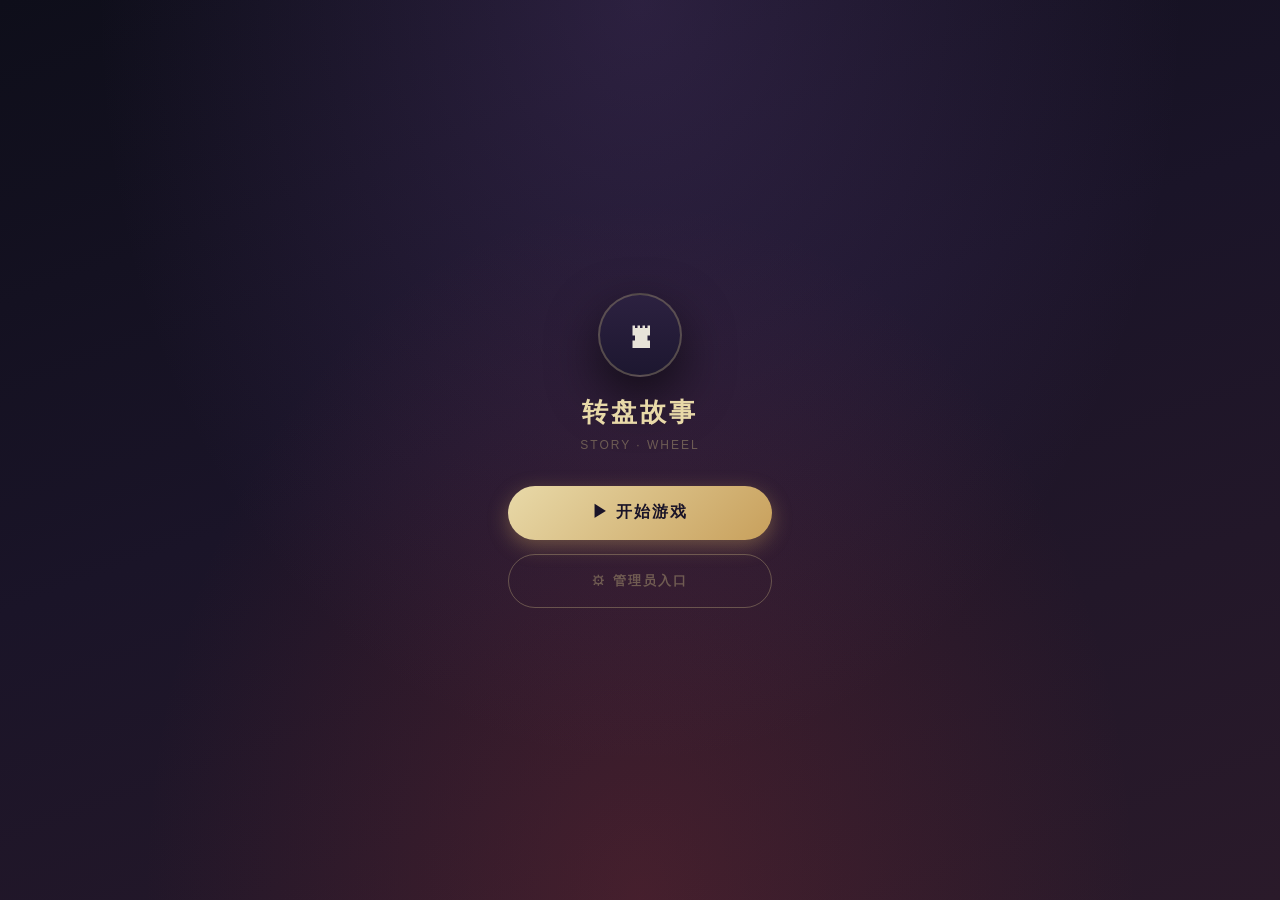
<file: index.html>
<!DOCTYPE html>
<html lang="zh-CN">
<head>
  <meta charset="UTF-8" />
  <meta name="viewport" content="width=device-width, initial-scale=1.0, maximum-scale=1.0, user-scalable=no, viewport-fit=cover" />
  <meta name="apple-mobile-web-app-capable" content="yes" />
  <meta name="apple-mobile-web-app-status-bar-style" content="black-translucent" />
  <meta name="theme-color" content="#1a1428" />
  <title>转盘故事 · STORY WHEEL</title>
  <link rel="stylesheet" href="css/play.css?v=20260905c" />
  <script src="js/core/Config.js?v=20260905c"></script>
  <script src="js/core/Storage.js?v=20260905c"></script>
  <style>
    body {
      margin: 0;
      min-height: 100vh;
      min-height: -webkit-fill-available;
      background: var(--page-bg);
      display: flex;
      align-items: center;
      justify-content: center;
      font-family: inherit;
    }
    .home-card {
      text-align: center;
      padding: 40px 28px;
      max-width: 320px;
      width: calc(100% - 48px);
    }
    .home-logo {
      width: 84px;
      height: 84px;
      margin: 0 auto 18px;
      border-radius: 50%;
      border: 2px solid var(--modal-border);
      background: var(--modal-bg);
      display: flex;
      align-items: center;
      justify-content: center;
      font-size: 40px;
      box-shadow: var(--wheel-shadow);
    }
    .home-title {
      font-size: 26px;
      font-weight: 700;
      letter-spacing: 3px;
      color: var(--text-title);
      margin: 0 0 8px;
    }
    .home-sub {
      font-size: 12px;
      letter-spacing: 2px;
      color: var(--text-hint);
      margin-bottom: 34px;
    }
    .home-btn {
      display: flex;
      align-items: center;
      justify-content: center;
      gap: 8px;
      width: 100%;
      height: 54px;
      border-radius: 27px;
      font-size: 16px;
      font-weight: 600;
      letter-spacing: 2px;
      font-family: inherit;
      cursor: pointer;
      touch-action: manipulation;
      transition: transform 0.15s, opacity 0.2s;
    }
    .home-btn:active { transform: scale(0.96); }
    .home-btn-primary {
      border: none;
      color: var(--btn-solid-text);
      background: var(--btn-solid-bg);
      box-shadow: var(--btn-solid-shadow);
      margin-bottom: 14px;
    }
    .home-btn-secondary {
      border: 1px solid var(--fab-border);
      background: transparent;
      color: var(--text-hint);
      font-size: 13px;
    }
  </style>
</head>
<body>

  <div class="home-card">
    <div class="home-logo">♜</div>
    <h1 class="home-title">转盘故事</h1>
    <div class="home-sub">STORY · WHEEL</div>
    <button class="home-btn home-btn-primary" id="startBtn">▶ 开始游戏</button>
    <button class="home-btn home-btn-secondary" id="adminEntryBtn">⚙ 管理员入口</button>
  </div>

  <script>
    (function () {
      'use strict';

      document.getElementById('startBtn').addEventListener('click', function () {
        // 时间戳防缓存，确保进入的总是最新游玩页
        location.href = 'play.html?_=' + Date.now();
      });

      document.getElementById('adminEntryBtn').addEventListener('click', function () {
        // 已登录管理员直接进后台，否则前往独立登录页
        var loggedIn = false;
        try {
          var s = Storage.get(CONFIG.STORAGE_KEYS.ADMIN_SESSION);
          loggedIn = !!(s && s.loggedIn);
        } catch (e) {}
        location.href = loggedIn ? 'admin-dashboard.html' : 'admin-login.html';
      });
    })();
  </script>

</body>
</html>
</file>
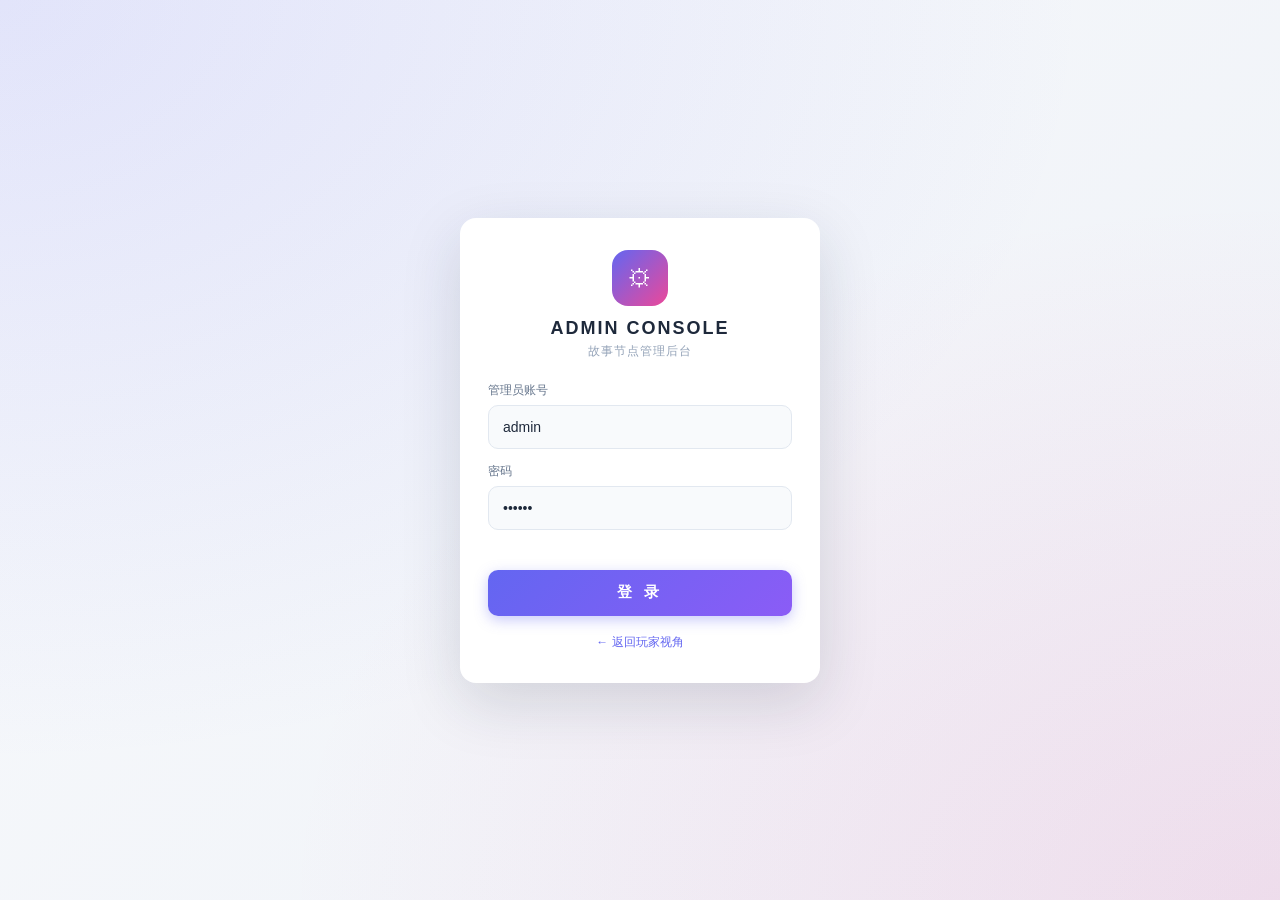
<file: admin-dashboard.html>
<!DOCTYPE html>
<html lang="zh-CN">
<head>
  <meta charset="UTF-8" />
  <meta name="viewport" content="width=device-width, initial-scale=1.0, maximum-scale=1.0, user-scalable=no, viewport-fit=cover" />
  <meta name="format-detection" content="telephone=no" />
  <title>管理后台 · 故事节点配置</title>
  <link rel="stylesheet" href="css/admin.css" />
</head>
<body class="admin-body">

<header class="admin-header">
  <div class="admin-header-title">⚙ 故事节点管理 <span class="dot">·</span> <span id="headerStatus"></span></div>
  <div class="admin-header-right">
    <button class="admin-btn" id="playDemoBtn">▶ 游玩预览</button>
    <button class="admin-btn admin-btn-danger" id="logoutBtn">退出登录</button>
  </div>
</header>

<main class="admin-main">

  <!-- Left: Node list -->
  <section>
    <div class="panel">
      <h3>节点列表 <span class="sub" id="nodeCount">0 个</span></h3>
      <div style="display:flex;gap:6px;margin-bottom:10px">
        <button class="admin-btn admin-btn-primary" style="flex:1" id="addNodeBtn">+ 新增节点</button>
        <button class="admin-btn" id="resetDefaultBtn">恢复默认</button>
      </div>
      <div class="node-list" id="nodeList"></div>
    </div>

    <div class="panel">
      <h3>导入 / 导出</h3>
      <div class="io-row">
        <button class="admin-btn" id="exportBtn">⬇ 导出 JSON</button>
        <button class="admin-btn" id="importBtn">⬆ 导入 JSON</button>
        <input type="file" id="importFile" accept=".json,application/json" style="display:none" />
      </div>
      <div style="font-size:11px;color:#94a3b8;margin-top:8px">所有配置数据存储在浏览器 localStorage</div>
    </div>

    <div class="panel">
      <h3>配置校验</h3>
      <div id="validationBox"></div>
      <button class="admin-btn admin-btn-sm" id="validateBtn" style="margin-top:8px">重新校验</button>
    </div>
  </section>

  <!-- Right: Node editor + sector + preview -->
  <section>
    <div class="panel">
      <h3 id="editorTitle">节点编辑</h3>
      <div id="emptyHint" class="empty-state">
        <div class="icon">📝</div>
        请从左侧选择一个节点进行编辑<br/>
        或点击「新增节点」创建新故事节点
      </div>

      <div id="editorForm" class="hidden">
        <div class="form-grid">
          <div class="form-item">
            <label>节点 ID（唯一标识）</label>
            <input type="text" id="f_id" placeholder="如 hall_01" />
          </div>
          <div class="form-item checkbox">
            <input type="checkbox" id="f_isEnding" />
            <label style="margin:0">结局节点（无转盘，仅展示文案）</label>
          </div>
          <div class="form-item full">
            <label>标题</label>
            <input type="text" id="f_title" placeholder="如 第一章：诡异大厅" />
          </div>
          <div class="form-item full">
            <label>剧情文本（支持换行）</label>
            <textarea id="f_content" placeholder="在此输入该节点展示给玩家的剧情..."></textarea>
          </div>
        </div>

        <div style="display:flex;gap:8px;margin-top:14px">
          <button class="admin-btn admin-btn-primary" id="saveNodeBtn">💾 保存节点</button>
          <button class="admin-btn admin-btn-danger" id="deleteNodeBtn">🗑 删除节点</button>
          <button class="admin-btn" id="setRootBtn">📌 设为根节点</button>
        </div>
      </div>
    </div>

    <div class="panel" id="sectorPanel">
      <h3>转盘扇区配置 <span class="sub" id="sectorSubLabel"></span></h3>
      <div class="preview-wrap">
        <canvas id="previewCanvas" width="200" height="200"></canvas>
        <div style="flex:1">
          <div id="previewInfo" style="font-size:12px;color:#64748b;margin-bottom:10px"></div>
          <button class="admin-btn admin-btn-sm" id="trySpinBtn">试转一次</button>
        </div>
      </div>
      <div id="sectorsWrap" style="margin-top:12px">
        <table class="sectors-table">
          <thead>
            <tr>
              <th style="width:28%">文字</th>
              <th style="width:14%">角度(°)</th>
              <th style="width:14%">颜色</th>
              <th style="width:28%">跳转目标节点</th>
              <th style="width:8%"></th>
            </tr>
          </thead>
          <tbody id="sectorsBody"></tbody>
        </table>
      </div>
      <div class="angle-summary">
        <span>角度总和：<b id="angleTotal">0</b>°</span>
        <button class="admin-btn admin-btn-sm" id="addSectorBtn">+ 添加扇区</button>
      </div>
    </div>
  </section>

</main>

<div class="admin-toast" id="toast"></div>

<!-- Confirm modal -->
<div id="modalMask" class="modal-mask hidden">
  <div class="modal-box">
    <h4 id="modalTitle">确认</h4>
    <p id="modalBody"></p>
    <div class="modal-actions">
      <button class="admin-btn" id="modalCancel">取消</button>
      <button class="admin-btn admin-btn-danger" id="modalOk">确认</button>
    </div>
  </div>
</div>

<script src="js/core/Config.js?v=20260906c"></script>
<script src="js/core/Utils.js?v=20260906c"></script>
<script src="js/core/Storage.js?v=20260906c"></script>
<script src="js/components/Wheel.js?v=20260906c"></script>
<script src="js/engine/StoryEngine.js?v=20260906c"></script>
<script src="js/admin/Auth.js?v=20260906c"></script>
<script src="js/admin/AdminApp.js?v=20260906c"></script>

</body>
</html>
</file>
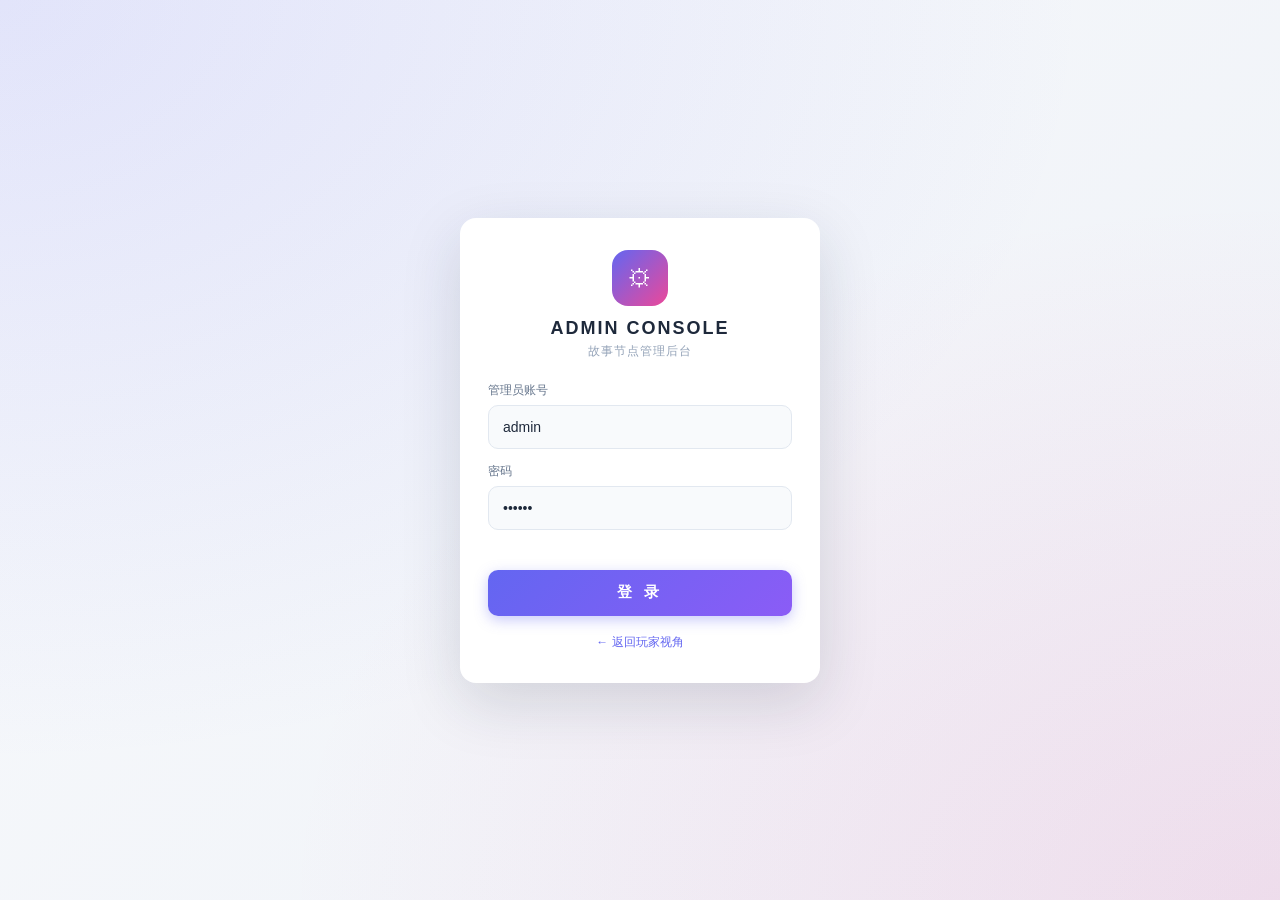
<file: admin-login.html>
<!DOCTYPE html>
<html lang="zh-CN">
<head>
  <meta charset="UTF-8" />
  <meta name="viewport" content="width=device-width, initial-scale=1.0, maximum-scale=1.0, user-scalable=no, viewport-fit=cover" />
  <meta name="format-detection" content="telephone=no" />
  <title>管理员登录 · 转盘故事</title>
  <link rel="stylesheet" href="css/admin.css" />
</head>
<body class="login-body">

<div class="login-card">
  <div class="login-logo">
    <div class="login-logo-icon">⚙</div>
    <h1>ADMIN CONSOLE</h1>
    <p>故事节点管理后台</p>
  </div>

  <form id="loginForm" autocomplete="off">
    <div class="login-field">
      <label>管理员账号</label>
      <input type="text" id="username" placeholder="请输入账号" value="admin" autocomplete="off" />
    </div>
    <div class="login-field">
      <label>密码</label>
      <input type="password" id="password" placeholder="请输入密码" value="123456" autocomplete="off" />
    </div>
    <div class="login-error" id="loginError"></div>
    <button type="submit" class="login-btn" id="loginBtn">登 录</button>
  </form>

  <div class="login-foot">
    <a href="index.html?v=20260905c">← 返回玩家视角</a>
  </div>
</div>

<script src="js/core/Config.js"></script>
<script src="js/core/Storage.js"></script>
<script src="js/admin/Auth.js"></script>
<script>
  (function () {
    if (Auth.check()) {
      location.replace('admin-dashboard.html');
      return;
    }

    const form = document.getElementById('loginForm');
    const errEl = document.getElementById('loginError');
    const btn = document.getElementById('loginBtn');

    form.addEventListener('submit', function (e) {
      e.preventDefault();
      const u = document.getElementById('username').value.trim();
      const p = document.getElementById('password').value;
      btn.disabled = true;
      errEl.textContent = '';

      setTimeout(function () {
        const r = Auth.login(u, p);
        btn.disabled = false;
        if (r.ok) {
          location.replace('admin-dashboard.html');
        } else {
          errEl.textContent = r.message;
        }
      }, 200);
    });
  })();
</script>

</body>
</html>
</file>
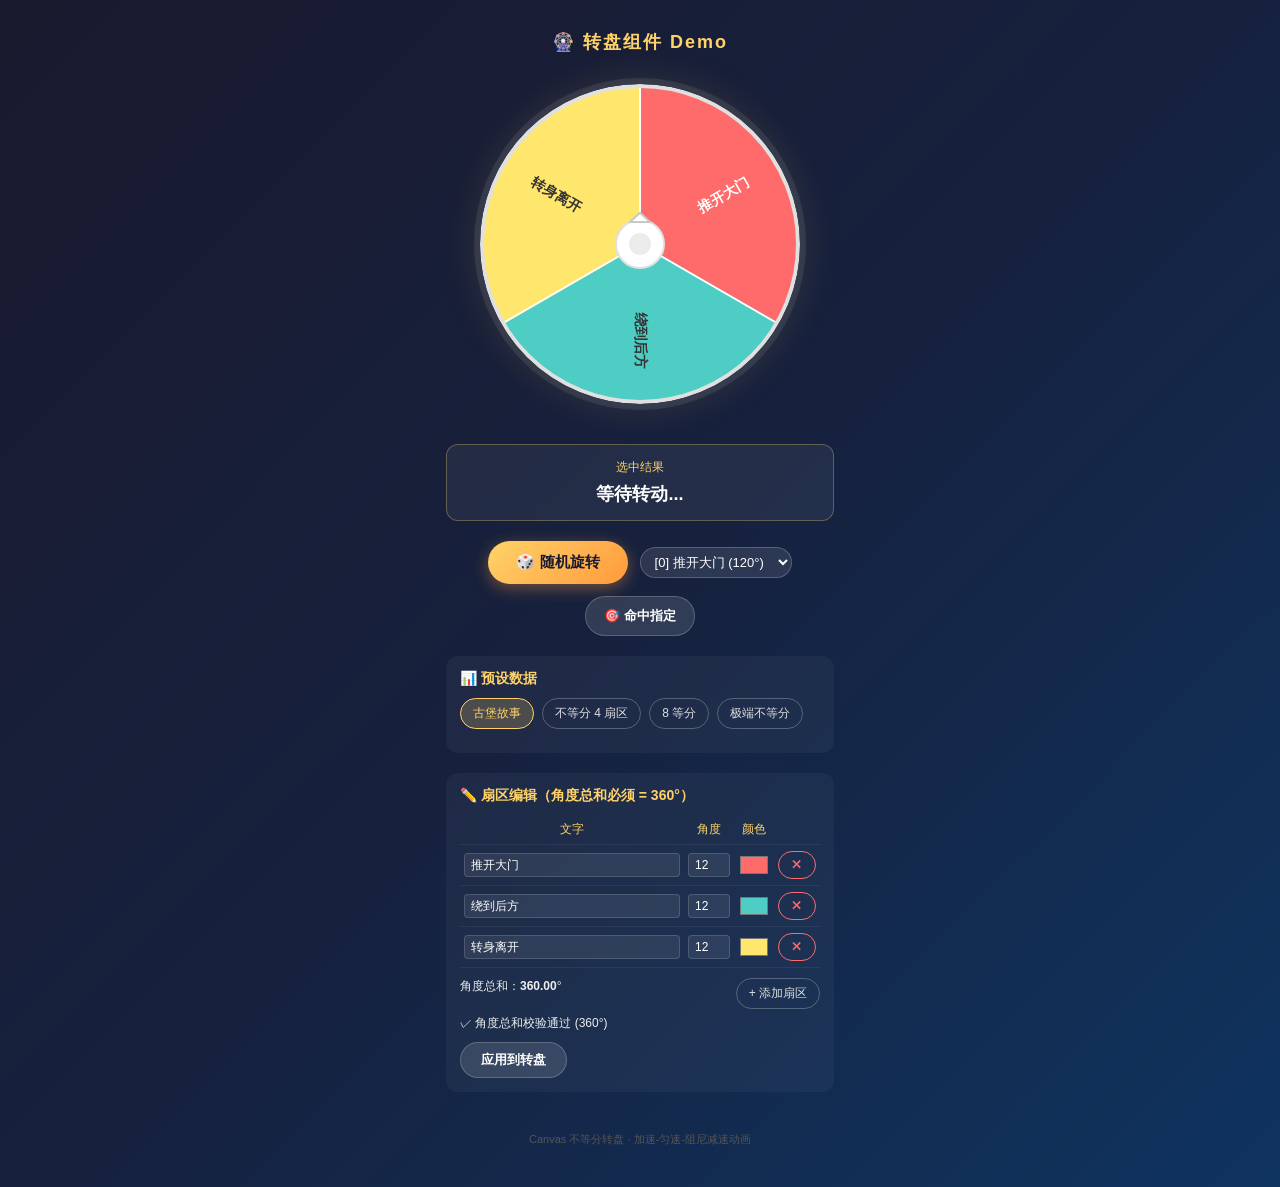
<file: demo.html>
<!DOCTYPE html>
<html lang="zh-CN">
<head>
  <meta charset="UTF-8" />
  <meta name="viewport" content="width=device-width, initial-scale=1.0, maximum-scale=1.0, user-scalable=no" />
  <title>转盘组件 Demo</title>
  <style>
    * { box-sizing: border-box; margin: 0; padding: 0; }
    html, body {
      width: 100%;
      min-height: 100vh;
      font-family: -apple-system, BlinkMacSystemFont, "PingFang SC", "Microsoft YaHei", sans-serif;
      background: linear-gradient(135deg, #1a1a2e 0%, #16213e 50%, #0f3460 100%);
      color: #eee;
      overflow-x: hidden;
    }

    .wrap {
      max-width: 420px;
      margin: 0 auto;
      padding: 20px 16px 40px;
      display: flex;
      flex-direction: column;
      align-items: center;
      gap: 20px;
    }

    h1 {
      font-size: 18px;
      font-weight: 600;
      color: #ffd369;
      text-align: center;
      letter-spacing: 2px;
      margin-top: 10px;
    }

    .wheel-box {
      position: relative;
      width: 340px;
      height: 340px;
      margin-top: 10px;
    }

    .wheel-box canvas {
      display: block;
      width: 320px;
      height: 320px;
      margin: 0 auto;
      border-radius: 50%;
      box-shadow: 0 0 0 6px rgba(255, 255, 255, 0.08),
                  0 0 40px rgba(255, 211, 105, 0.15);
    }

    .tip {
      font-size: 13px;
      color: #aaa;
      text-align: center;
      min-height: 20px;
    }

    .result-card {
      background: rgba(255, 255, 255, 0.06);
      border: 1px solid rgba(255, 211, 105, 0.3);
      border-radius: 12px;
      padding: 14px 18px;
      width: 100%;
      text-align: center;
      min-height: 60px;
    }
    .result-card .label {
      font-size: 12px;
      color: #ffd369;
      margin-bottom: 6px;
    }
    .result-card .value {
      font-size: 18px;
      font-weight: 600;
      color: #fff;
    }

    .btn {
      display: inline-block;
      padding: 12px 28px;
      font-size: 15px;
      font-weight: 600;
      border: none;
      border-radius: 30px;
      cursor: pointer;
      transition: transform 0.1s, box-shadow 0.2s, opacity 0.2s;
      user-select: none;
    }
    .btn:active { transform: scale(0.96); }
    .btn:disabled {
      opacity: 0.5;
      cursor: not-allowed;
    }
    .btn-primary {
      background: linear-gradient(135deg, #ffd369, #ff9a3c);
      color: #1a1a2e;
      box-shadow: 0 4px 16px rgba(255, 154, 60, 0.4);
    }
    .btn-secondary {
      background: rgba(255, 255, 255, 0.12);
      color: #fff;
      border: 1px solid rgba(255, 255, 255, 0.2);
    }

    .btn-row {
      display: flex;
      gap: 12px;
      flex-wrap: wrap;
      justify-content: center;
    }

    .config-section {
      width: 100%;
      background: rgba(255, 255, 255, 0.04);
      border-radius: 12px;
      padding: 14px;
    }
    .config-section h3 {
      font-size: 14px;
      color: #ffd369;
      margin-bottom: 10px;
    }
    .preset-row {
      display: flex;
      gap: 8px;
      flex-wrap: wrap;
      margin-bottom: 10px;
    }
    .preset-btn {
      padding: 6px 12px;
      font-size: 12px;
      border-radius: 16px;
      border: 1px solid rgba(255, 255, 255, 0.25);
      background: transparent;
      color: #ddd;
      cursor: pointer;
    }
    .preset-btn.active {
      background: rgba(255, 211, 105, 0.2);
      border-color: #ffd369;
      color: #ffd369;
    }

    .sectors-table {
      width: 100%;
      border-collapse: collapse;
      font-size: 12px;
    }
    .sectors-table th, .sectors-table td {
      padding: 6px 4px;
      text-align: center;
      border-bottom: 1px solid rgba(255, 255, 255, 0.06);
    }
    .sectors-table th {
      color: #ffd369;
      font-weight: 500;
    }
    .sectors-table input {
      width: 100%;
      background: rgba(255, 255, 255, 0.08);
      border: 1px solid rgba(255, 255, 255, 0.15);
      border-radius: 4px;
      color: #fff;
      padding: 4px 6px;
      font-size: 12px;
    }
    .sectors-table .color-cell input[type=color] {
      padding: 0;
      height: 26px;
      border: none;
      background: transparent;
    }
    .total-row {
      display: flex;
      justify-content: space-between;
      margin-top: 10px;
      font-size: 12px;
    }
    .total-row .ok { color: #4ecdc4; }
    .total-row .err { color: #ff6b6b; }

    .footer-info {
      font-size: 11px;
      color: #555;
      margin-top: 20px;
      text-align: center;
    }
  </style>
</head>
<body>

<div class="wrap">
  <h1>🎡 转盘组件 Demo</h1>

  <div class="wheel-box">
    <canvas id="wheelCanvas" width="320" height="320"></canvas>
  </div>

  <div class="result-card">
    <div class="label">选中结果</div>
    <div class="value" id="resultText">等待转动...</div>
  </div>

  <div class="btn-row" style="align-items:center">
    <button class="btn btn-primary" id="spinBtn">🎲 随机旋转</button>
    <select id="targetSelect" style="padding:6px 10px;border-radius:20px;background:rgba(255,255,255,0.1);color:#fff;border:1px solid rgba(255,255,255,0.2);font-size:13px">
    </select>
    <button class="btn btn-secondary" id="spinIndexBtn" style="padding:10px 18px;font-size:13px">🎯 命中指定</button>
  </div>

  <div class="config-section">
    <h3>📊 预设数据</h3>
    <div class="preset-row" id="presetRow"></div>
  </div>

  <div class="config-section">
    <h3>✏️ 扇区编辑（角度总和必须 = 360°）</h3>
    <table class="sectors-table">
      <thead>
        <tr>
          <th>文字</th>
          <th style="width:50px">角度</th>
          <th style="width:40px">颜色</th>
          <th style="width:30px"></th>
        </tr>
      </thead>
      <tbody id="sectorsBody"></tbody>
    </table>
    <div class="total-row">
      <span>角度总和：<b id="totalAngle">0</b>°</span>
      <button class="preset-btn" id="addSectorBtn">+ 添加扇区</button>
    </div>
    <div id="angleCheck" style="margin-top:6px;font-size:12px"></div>
    <div style="margin-top:10px">
      <button class="btn btn-secondary" id="applyBtn" style="padding:8px 20px;font-size:13px">应用到转盘</button>
    </div>
  </div>

  <div class="footer-info">
    Canvas 不等分转盘 · 加速-匀速-阻尼减速动画
  </div>
</div>

<script src="js/core/Config.js"></script>
<script src="js/core/Utils.js"></script>
<script src="js/core/Storage.js"></script>
<script src="js/components/Wheel.js"></script>

<script>
  const PRESETS = {
    castle: {
      name: '古堡故事',
      sectors: [
        { text: '推开大门', angle: 120, color: '#FF6B6B' },
        { text: '绕到后方', angle: 120, color: '#4ECDC4' },
        { text: '转身离开', angle: 120, color: '#FFE66D' },
      ],
    },
    unequal: {
      name: '不等分 4 扇区',
      sectors: [
        { text: '小选项 A', angle: 30,  color: '#FF6B6B' },
        { text: '大选项 B', angle: 180, color: '#4ECDC4' },
        { text: '中选项 C', angle: 100, color: '#FFE66D' },
        { text: '小选项 D', angle: 50,  color: '#AA96DA' },
      ],
    },
    eight: {
      name: '8 等分',
      sectors: [
        { text: 'A', angle: 45, color: '#FF6B6B' },
        { text: 'B', angle: 45, color: '#4ECDC4' },
        { text: 'C', angle: 45, color: '#FFE66D' },
        { text: 'D', angle: 45, color: '#95E1D3' },
        { text: 'E', angle: 45, color: '#F38181' },
        { text: 'F', angle: 45, color: '#AA96DA' },
        { text: 'G', angle: 45, color: '#FCBAD3' },
        { text: 'H', angle: 45, color: '#A8D8EA' },
      ],
    },
    extreme: {
      name: '极端不等分',
      sectors: [
        { text: '1%',   angle: 3.6,  color: '#FF6B6B' },
        { text: '99%',  angle: 356.4, color: '#4ECDC4' },
      ],
    },
  };

  let currentPreset = 'castle';
  let wheel = null;
  let editingSectors = [];
  let manualTargetIndex = 0;

  function init() {
    editingSectors = Utils.deepClone(PRESETS[currentPreset].sectors);
    renderPresetButtons();
    renderSectorsTable();
    updateTargetSelect();
    initWheel();
    bindEvents();
  }

  function renderPresetButtons() {
    const row = document.getElementById('presetRow');
    row.innerHTML = '';
    for (const key in PRESETS) {
      const btn = document.createElement('button');
      btn.className = 'preset-btn' + (key === currentPreset ? ' active' : '');
      btn.textContent = PRESETS[key].name;
      btn.onclick = () => {
        currentPreset = key;
        editingSectors = Utils.deepClone(PRESETS[key].sectors);
        renderPresetButtons();
        renderSectorsTable();
        updateTargetSelect();
        wheel.updateSectors(editingSectors);
      };
      row.appendChild(btn);
    }
  }

  function renderSectorsTable() {
    const tbody = document.getElementById('sectorsBody');
    tbody.innerHTML = '';
    editingSectors.forEach((s, i) => {
      const tr = document.createElement('tr');
      tr.innerHTML = `
        <td><input type="text" data-field="text" data-index="${i}" value="${s.text || ''}" /></td>
        <td><input type="number" data-field="angle" data-index="${i}" value="${s.angle}" step="0.1" min="0" /></td>
        <td class="color-cell"><input type="color" data-field="color" data-index="${i}" value="${s.color || '#FF6B6B'}" /></td>
        <td><button class="preset-btn" data-remove="${i}" style="color:#ff6b6b;border-color:#ff6b6b">✕</button></td>
      `;
      tbody.appendChild(tr);
    });
    updateTotalDisplay();
    tbody.querySelectorAll('input').forEach(inp => {
      inp.addEventListener('input', onSectorInput);
    });
    tbody.querySelectorAll('[data-remove]').forEach(btn => {
      btn.addEventListener('click', () => {
        const idx = Number(btn.dataset.remove);
        if (editingSectors.length <= 2) {
          alert('至少保留 2 个扇区');
          return;
        }
        editingSectors.splice(idx, 1);
        renderSectorsTable();
      });
    });
  }

  function onSectorInput(e) {
    const idx = Number(e.target.dataset.index);
    const field = e.target.dataset.field;
    editingSectors[idx][field] = field === 'angle' ? Number(e.target.value) || 0 : e.target.value;
    updateTotalDisplay();
  }

  function updateTotalDisplay() {
    const sum = editingSectors.reduce((a, s) => a + (Number(s.angle) || 0), 0);
    document.getElementById('totalAngle').textContent = sum.toFixed(2);
    const check = document.getElementById('angleCheck');
    if (Utils.validateTotalAngle(editingSectors)) {
      check.innerHTML = '<span class="ok">✓ 角度总和校验通过 (360°)</span>';
    } else {
      const diff = (360 - sum).toFixed(2);
      check.innerHTML = `<span class="err">✗ 角度总和 ${sum.toFixed(2)}°，与 360° 相差 ${diff}°</span>`;
    }
  }

  function initWheel() {
    const canvas = document.getElementById('wheelCanvas');
    wheel = new Wheel(canvas, {
      sectors: editingSectors,
      size: 320,
      minRounds: 5,
      duration: 4500,
    });
  }

  function bindEvents() {
    document.getElementById('spinBtn').onclick = () => {
      if (wheel.isSpinning()) return;
      setButtonsDisabled(true);
      document.getElementById('resultText').textContent = '旋转中...';
      wheel.startSpin(null, (sector, idx, err) => {
        setButtonsDisabled(false);
        if (err) {
          document.getElementById('resultText').textContent = err.busy ? '转盘正在旋转，请稍候' : '无扇区数据';
          return;
        }
        document.getElementById('resultText').textContent = `🎈 选中：${sector.text} (扇区 ${idx})`;
      });
    };

    document.getElementById('spinIndexBtn').onclick = () => {
      if (wheel.isSpinning()) return;
      const sel = document.getElementById('targetSelect');
      const targetIdx = Number(sel.value);
      setButtonsDisabled(true);
      document.getElementById('resultText').textContent = `命中测试：目标扇区 ${targetIdx}...`;
      wheel.startSpin(targetIdx, (sector, idx, err) => {
        setButtonsDisabled(false);
        if (err) return;
        if (idx === targetIdx) {
          document.getElementById('resultText').textContent = `✅ 精准命中：${sector.text} (扇区 ${idx})`;
        } else {
          document.getElementById('resultText').textContent = `⚠️ 偏移：${sector.text} (扇区 ${idx})，目标 ${targetIdx}`;
        }
      });
    };

    document.getElementById('applyBtn').onclick = () => {
      if (!Utils.validateTotalAngle(editingSectors)) {
        if (!confirm('当前角度总和不等于 360°，是否自动归一化？')) return;
        Utils.normalizeAngle(editingSectors);
        renderSectorsTable();
      }
      wheel.updateSectors(editingSectors);
      updateTargetSelect();
    };

    document.getElementById('addSectorBtn').onclick = () => {
      editingSectors.push({
        text: '新扇区',
        angle: 30,
        color: CONFIG.WHEEL.DEFAULT_COLORS[editingSectors.length % CONFIG.WHEEL.DEFAULT_COLORS.length],
      });
      renderSectorsTable();
      updateTargetSelect();
    };
  }

  function setButtonsDisabled(disabled) {
    document.getElementById('spinBtn').disabled = disabled;
    document.getElementById('spinIndexBtn').disabled = disabled;
  }

  function updateTargetSelect() {
    const sel = document.getElementById('targetSelect');
    const prevValue = sel.value;
    sel.innerHTML = '';
    editingSectors.forEach((s, i) => {
      const opt = document.createElement('option');
      opt.value = i;
      opt.textContent = `[${i}] ${s.text} (${s.angle}°)`;
      sel.appendChild(opt);
    });
    if (prevValue !== '' && prevValue < editingSectors.length) {
      sel.value = prevValue;
    } else {
      sel.value = 0;
    }
  }

  init();
</script>

</body>
</html>
</file>
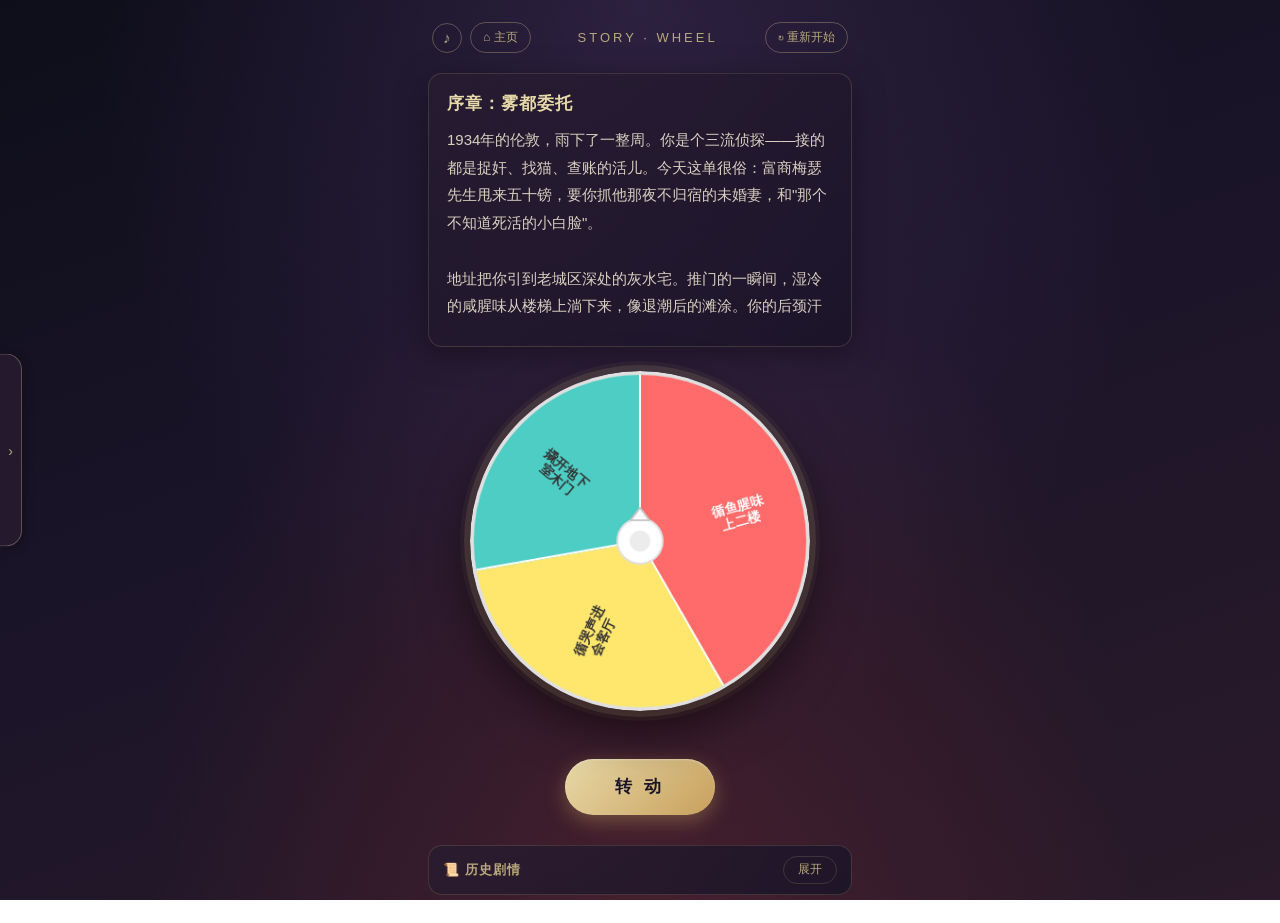
<file: play.html>
﻿<!DOCTYPE html>
<html lang="zh-CN">
<head>
  <meta charset="UTF-8" />
  <meta name="viewport" content="width=device-width, initial-scale=1.0, maximum-scale=1.0, user-scalable=no, viewport-fit=cover" />
  <meta name="apple-mobile-web-app-capable" content="yes" />
  <meta name="apple-mobile-web-app-status-bar-style" content="black-translucent" />
  <meta name="format-detection" content="telephone=no,email=no,address=no" />
  <meta name="theme-color" content="#1a1428" />
  <title>古堡迷踪 · 转盘故事</title>
  <link rel="stylesheet" href="css/play.css?v=20260906c" />
</head>
<body>

<div class="page" id="app">

  <!-- 左侧主题侧边栏（默认收起，点击把手向右滑出） -->
  <div class="drawer-mask" id="drawerMask" style="display:none"></div>
  <div class="side-drawer" id="themeDrawer">
    <div class="side-drawer-title">🎨 主题切换</div>
    <div class="side-drawer-row">
      <button class="theme-opt" id="themeLightBtn" aria-label="切换白昼主题">
        <span class="theme-opt-dot theme-dot-light"></span>
        <span class="theme-opt-label">白昼</span>
      </button>
      <button class="theme-opt" id="themeDarkBtn" aria-label="切换暗夜主题">
        <span class="theme-opt-dot theme-dot-dark"></span>
        <span class="theme-opt-label">暗夜</span>
      </button>
    </div>
    <div class="side-drawer-hint">点击即可切换主题</div>
  </div>
  <button class="sidebar-handle" id="sidebarHandle" title="上下拖动调整位置 · 点击展开" aria-label="打开主题切换栏">›</button>

  <!-- 逆天改命：回退上一节点重新指定选择 -->
  <div class="modal-mask" id="fateModal" style="display:none">
    <div class="modal-card">
      <div class="modal-title">逆天改命 · 重新抉择</div>
      <div class="fate-subtitle" id="fateSubtitle"></div>
      <div class="fate-list" id="fateList"></div>
      <div class="modal-btns">
        <button class="modal-btn modal-btn-cancel" id="fateCancelBtn">取消</button>
      </div>
    </div>
  </div>

  <div class="nav-bar">
    <button class="nav-bgm" id="bgmBtn" aria-label="关闭背景音乐">
      <span class="bgm-note">♪</span>
    </button>
    <button class="nav-home" id="homeBtn">⌂ 主页</button>
    <div class="nav-title">STORY · WHEEL</div>
    <button class="nav-restart" id="restartBtn">↻ 重新开始</button>
  </div>

  <div class="story-card" id="storyCard">
    <div class="story-title" id="storyTitle">加载中...</div>
    <div class="story-content" id="storyContent">请稍候，故事即将展开...</div>
  </div>

  <div class="wheel-section" id="wheelSection">
    <div class="wheel-wrap">
      <canvas id="wheelCanvas" width="320" height="320"></canvas>
    </div>
    <div class="selection-toast" id="selectionToast"></div>
    <div class="spin-btn-wrap">
      <button class="spin-btn" id="spinBtn">转 动</button>
      <button class="fate-btn" id="fateBtn">逆天改命</button>
    </div>
  </div>

  <div class="ending-btn-wrap" id="endingBtnWrap" style="display:none">
    <button class="ending-btn" id="endingRestartBtn">↻ 重新开始冒险</button>
  </div>

  <!-- 底部历史剧情区（默认收起） -->
  <div class="history-section" id="historySection">
    <div class="history-header">
      <span class="history-title">📜 历史剧情</span>
      <button class="history-toggle" id="historyToggleBtn">展开</button>
    </div>
    <div class="history-list" id="historyList" style="display:none"></div>
  </div>

</div>

<script src="js/core/Config.js?v=20260906c"></script>
<script src="js/core/Utils.js?v=20260906c"></script>
<script src="js/core/Storage.js?v=20260906c"></script>
<script src="js/core/AudioFX.js?v=20260906c"></script>
<script src="js/components/Wheel.js?v=20260906c"></script>
<script src="js/engine/StoryEngine.js?v=20260906c"></script>
<script src="js/play/Theme.js?v=20260906c"></script>
<script src="js/play/PlayApp.js?v=20260906c"></script>

</body>
</html>
</file>
<file: css/play.css>
/* ============ 主题变量（暗夜=默认，白昼=data-theme='light'） ============ */

:root {
  --page-bg:
    radial-gradient(ellipse at top, rgba(120, 80, 160, 0.25), transparent 60%),
    radial-gradient(ellipse at bottom, rgba(200, 60, 60, 0.2), transparent 55%),
    linear-gradient(160deg, #0e0e1a 0%, #1a1428 45%, #2a1a2a 100%);
  --text-main: #e8e3d8;
  --text-title: #e8d9a8;
  --text-body: #d8cfc0;
  --text-accent: #b8a87a;
  --text-hint: rgba(184, 168, 122, 0.45);

  --card-bg: linear-gradient(145deg, rgba(40, 28, 48, 0.75), rgba(26, 20, 40, 0.85));
  --card-border: rgba(184, 168, 122, 0.2);
  --card-shadow: 0 8px 32px rgba(0, 0, 0, 0.35);

  --chip-bg: rgba(184, 168, 122, 0.08);
  --chip-border: rgba(184, 168, 122, 0.2);

  --btn-solid-text: #1a1428;
  --btn-solid-bg: linear-gradient(135deg, #e8d9a8 0%, #c8a05c 100%);
  --btn-solid-shadow: 0 6px 20px rgba(200, 160, 92, 0.4);

  --fate-text: #c9b8ff;
  --fate-border: rgba(170, 150, 218, 0.55);
  --fate-bg: rgba(170, 150, 218, 0.12);
  --fate-bg-active: rgba(170, 150, 218, 0.28);

  --wheel-ring: rgba(184, 168, 122, 0.15);
  --wheel-ring-soft: rgba(184, 168, 122, 0.06);
  --wheel-shadow: 0 20px 50px rgba(0, 0, 0, 0.6);

  --overlay-mask: rgba(8, 5, 15, 0.72);
  --modal-bg: linear-gradient(180deg, #2c2140, #1d1730); /* 垂直渐变：侧边栏把手与抽屉同高，接缝处渐变相位一致，无缝融合 */
  --modal-border: rgba(184, 168, 122, 0.35);
  --modal-input-bg: rgba(0, 0, 0, 0.3);
  --modal-input-border: rgba(184, 168, 122, 0.35);

  --fab-bg: rgba(40, 28, 48, 0.85);
  --fab-border: rgba(184, 168, 122, 0.4);
  --fab-text: #b8a87a;

  --theme-dot-border: rgba(255, 255, 255, 0.35);
  --theme-dot-active: #e8d9a8;

  --history-item-bg: rgba(255, 255, 255, 0.035);
  --history-item-border: rgba(184, 168, 122, 0.15);
  --scrollbar-thumb: rgba(184, 168, 122, 0.3);

  --ending-badge-bg: rgba(200, 80, 80, 0.25);
  --ending-badge-text: #f4a8a0;
  --ending-badge-border: rgba(200, 80, 80, 0.4);

  --toast-bg: rgba(184, 168, 122, 0.08);
  --error-text: #f4a8a0;
}

body[data-theme='light'] {
  --page-bg:
    radial-gradient(ellipse at top, rgba(255, 226, 160, 0.55), transparent 60%),
    radial-gradient(ellipse at bottom, rgba(255, 190, 170, 0.35), transparent 55%),
    linear-gradient(160deg, #f7f2e5 0%, #fdfaf2 45%, #f2ecdc 100%);
  --text-main: #3a3428;
  --text-title: #8a6a20;
  --text-body: #4c4438;
  --text-accent: #9a7b2e;
  --text-hint: rgba(122, 100, 50, 0.5);

  --card-bg: linear-gradient(145deg, rgba(255, 255, 255, 0.92), rgba(248, 242, 228, 0.92));
  --card-border: rgba(150, 120, 60, 0.25);
  --card-shadow: 0 8px 32px rgba(120, 90, 40, 0.18);

  --chip-bg: rgba(150, 120, 60, 0.08);
  --chip-border: rgba(150, 120, 60, 0.25);

  --btn-solid-text: #fffaf0;
  --btn-solid-bg: linear-gradient(135deg, #c8a05c 0%, #a87f38 100%);
  --btn-solid-shadow: 0 6px 20px rgba(170, 130, 60, 0.35);

  --fate-text: #6a4fc0;
  --fate-border: rgba(120, 95, 200, 0.5);
  --fate-bg: rgba(120, 95, 200, 0.1);
  --fate-bg-active: rgba(120, 95, 200, 0.24);

  --wheel-ring: rgba(150, 120, 60, 0.22);
  --wheel-ring-soft: rgba(150, 120, 60, 0.1);
  --wheel-shadow: 0 20px 50px rgba(120, 90, 40, 0.28);

  --overlay-mask: rgba(60, 50, 35, 0.55);
  --modal-bg: linear-gradient(180deg, #fffdf6, #f4eddc); /* 同上，垂直渐变保证把手无缝 */
  --modal-border: rgba(150, 120, 60, 0.4);
  --modal-input-bg: rgba(255, 255, 255, 0.85);
  --modal-input-border: rgba(150, 120, 60, 0.4);

  --fab-bg: rgba(255, 252, 244, 0.92);
  --fab-border: rgba(150, 120, 60, 0.45);
  --fab-text: #9a7b2e;

  --theme-dot-border: rgba(90, 70, 35, 0.4);
  --theme-dot-active: #9a7b2e;

  --history-item-bg: rgba(150, 120, 60, 0.06);
  --history-item-border: rgba(150, 120, 60, 0.18);
  --scrollbar-thumb: rgba(150, 120, 60, 0.35);

  --ending-badge-bg: rgba(200, 80, 80, 0.14);
  --ending-badge-text: #c05050;
  --ending-badge-border: rgba(200, 80, 80, 0.35);

  --toast-bg: rgba(150, 120, 60, 0.08);
  --error-text: #c05050;
}

/* ============ 基础 ============ */

* { box-sizing: border-box; margin: 0; padding: 0; -webkit-tap-highlight-color: transparent; }

html, body {
  width: 100%;
  height: 100%;
  font-family: -apple-system, BlinkMacSystemFont, "PingFang SC", "Microsoft YaHei", sans-serif;
  color: var(--text-main);
  overflow-x: hidden;
  -webkit-font-smoothing: antialiased;
  -moz-osx-font-smoothing: grayscale;
  touch-action: manipulation;
  overscroll-behavior-y: none;
  text-size-adjust: 100%;
}

body {
  min-height: 100vh;
  min-height: -webkit-fill-available;
  min-height: fill-available;
  background: var(--page-bg);
  background-attachment: fixed;
  padding-top: env(safe-area-inset-top);
  padding-bottom: env(safe-area-inset-bottom);
  padding-left: env(safe-area-inset-left);
  padding-right: env(safe-area-inset-right);
  transition: background 0.35s ease, color 0.35s ease;
}

.page {
  max-width: 460px;
  margin: 0 auto;
  min-height: 100vh;
  min-height: -webkit-fill-available;
  padding: 16px 18px 28px;
  display: flex;
  flex-direction: column;
  gap: 14px;
}

/* ============ 顶部导航 ============ */

.nav-bar {
  display: flex;
  align-items: center;
  justify-content: space-between;
  padding: 6px 4px;
  gap: 8px;
}

.nav-title {
  font-size: 13px;
  color: var(--text-accent);
  letter-spacing: 3px;
  text-transform: uppercase;
  font-weight: 500;
  flex: 1;
  text-align: center;
}

.nav-home,
.nav-restart {
  background: transparent;
  border: 1px solid var(--fab-border);
  color: var(--text-accent);
  font-size: 12px;
  padding: 6px 12px;
  border-radius: 18px;
  cursor: pointer;
  transition: background 0.15s, transform 0.1s;
  font-family: inherit;
  white-space: nowrap;
  min-height: 30px;
}

/* 背景音乐开关：静音时按钮变灰、音符上叠加斜杠 */
.nav-bgm {
  width: 30px;
  height: 30px;
  border-radius: 50%;
  background: transparent;
  border: 1px solid var(--fab-border);
  color: var(--text-accent);
  font-size: 15px;
  display: flex;
  align-items: center;
  justify-content: center;
  cursor: pointer;
  padding: 0;
  font-family: inherit;
  touch-action: manipulation;
  transition: color 0.2s, border-color 0.2s, opacity 0.2s, transform 0.1s;
  flex-shrink: 0;
}
.nav-bgm:active { transform: scale(0.92); }

.bgm-note {
  position: relative;
  display: inline-block;
  line-height: 1;
}
/* 静音斜杠：覆盖在音符上的 45° 短线 */
.bgm-note::after {
  content: '';
  position: absolute;
  left: -4px;
  right: -4px;
  top: 50%;
  height: 1.6px;
  border-radius: 1px;
  background: currentColor;
  transform: translateY(-50%) rotate(-45deg);
  opacity: 0;
  transition: opacity 0.15s;
}

.nav-bgm.muted {
  color: var(--text-hint);
  border-color: var(--fab-border);
  opacity: 0.75;
}
.nav-bgm.muted .bgm-note::after { opacity: 1; }
.nav-home:active,
.nav-restart:active { background: var(--chip-bg); transform: scale(0.96); }
.nav-restart:disabled { opacity: 0.4; cursor: not-allowed; }

/* ============ 故事卡片 ============ */

.story-card {
  background: var(--card-bg);
  border: 1px solid var(--card-border);
  border-radius: 14px;
  padding: 18px 18px 20px;
  box-shadow: var(--card-shadow);
  transition: opacity 0.2s, transform 0.2s, background 0.35s;
}

.story-card.card-transition {
  animation: cardIn 0.32s ease-out;
}

@keyframes cardIn {
  0%   { opacity: 0; transform: translateY(8px); }
  100% { opacity: 1; transform: translateY(0); }
}

.story-title {
  font-size: 17px;
  font-weight: 600;
  color: var(--text-title);
  margin-bottom: 10px;
  letter-spacing: 1px;
  line-height: 1.4;
}

.story-content {
  font-size: 15px;
  line-height: 1.85;
  color: var(--text-body);
  white-space: pre-wrap;
  word-break: break-word;
  max-height: 200px;
  overflow-y: auto;
  padding-right: 4px;
  -webkit-overflow-scrolling: touch;
}

.story-content::-webkit-scrollbar { width: 3px; }
.story-content::-webkit-scrollbar-thumb { background: var(--scrollbar-thumb); border-radius: 2px; }

.story-content.ending {
  color: var(--text-title);
  max-height: none;
}

.ending-badge {
  display: inline-block;
  font-size: 11px;
  padding: 2px 10px;
  border-radius: 10px;
  background: var(--ending-badge-bg);
  color: var(--ending-badge-text);
  border: 1px solid var(--ending-badge-border);
  margin-bottom: 10px;
  letter-spacing: 1px;
}

/* ============ 转盘区 ============ */

.wheel-section {
  display: flex;
  flex-direction: column;
  align-items: center;
  padding: 10px 0 6px;
  gap: 8px;
}

.wheel-wrap {
  position: relative;
  width: 340px;
  height: 340px;
  max-width: 90vw;
  max-height: 90vw;
  display: flex;
  align-items: center;
  justify-content: center;
}

.wheel-wrap canvas {
  width: 100% !important;
  height: 100% !important;
  border-radius: 50%;
  box-shadow:
    0 0 0 6px var(--wheel-ring),
    0 0 0 10px var(--wheel-ring-soft),
    var(--wheel-shadow);
  display: block;
}

.selection-toast {
  min-height: 24px;
  font-size: 13px;
  color: var(--text-accent);
  text-align: center;
  padding: 6px 14px;
  border-radius: 16px;
  background: var(--toast-bg);
  border: 1px solid var(--chip-border);
  opacity: 0;
  transform: translateY(6px);
  transition: opacity 0.3s, transform 0.3s;
  pointer-events: none;
  white-space: nowrap;
  max-width: 90vw;
  overflow: hidden;
  text-overflow: ellipsis;
}

.selection-toast.show {
  opacity: 1;
  transform: translateY(0);
}

/* ============ 转动 / 逆天改命 按钮 ============ */

.spin-btn-wrap {
  display: flex;
  justify-content: center;
  align-items: center;
  gap: 14px;
  padding: 8px 0 10px;
}

.spin-btn {
  width: 150px;
  height: 56px;
  border-radius: 28px;
  border: none;
  font-size: 17px;
  font-weight: 700;
  letter-spacing: 4px;
  color: var(--btn-solid-text);
  cursor: pointer;
  background: var(--btn-solid-bg);
  box-shadow:
    var(--btn-solid-shadow),
    inset 0 1px 2px rgba(255, 255, 255, 0.4);
  transition: transform 0.1s, box-shadow 0.2s, opacity 0.2s;
  user-select: none;
  font-family: inherit;
  touch-action: manipulation;
}
.spin-btn:active { transform: scale(0.96); box-shadow: 0 2px 8px rgba(200, 160, 92, 0.3); }
.spin-btn:disabled {
  opacity: 0.55;
  cursor: not-allowed;
  box-shadow: none;
}

.fate-btn {
  min-width: 120px;
  height: 56px;
  padding: 0 22px;
  border-radius: 28px;
  border: 1.5px solid var(--fate-border);
  font-size: 14px;
  font-weight: 600;
  letter-spacing: 1px;
  color: var(--fate-text);
  background: var(--fate-bg);
  cursor: pointer;
  transition: transform 0.1s, background 0.2s, opacity 0.2s;
  user-select: none;
  font-family: inherit;
  touch-action: manipulation;
  animation: fatePop 0.22s ease-out;
}
.fate-btn:active { transform: scale(0.96); background: var(--fate-bg-active); }
.fate-btn:disabled { opacity: 0.4; cursor: not-allowed; }

@keyframes fatePop {
  0%   { opacity: 0; transform: scale(0.85); }
  100% { opacity: 1; transform: scale(1); }
}

/* ============ 结局区 ============ */

.ending-btn {
  width: 180px;
  height: 56px;
  border-radius: 28px;
  border: none;
  font-size: 16px;
  font-weight: 600;
  letter-spacing: 3px;
  color: var(--btn-solid-text);
  cursor: pointer;
  background: var(--btn-solid-bg);
  box-shadow: var(--btn-solid-shadow);
  transition: transform 0.1s, box-shadow 0.2s;
  font-family: inherit;
  touch-action: manipulation;
}
.ending-btn:active { transform: scale(0.96); box-shadow: 0 2px 8px rgba(200, 160, 92, 0.3); }

.ending-btn-wrap {
  display: flex;
  flex-direction: column;
  align-items: center;
  gap: 10px;
  padding: 20px 0 10px;
}

/* ============ 历史剧情区 ============ */

.history-section {
  margin-top: auto;
  background: var(--card-bg);
  border: 1px solid var(--card-border);
  border-radius: 14px;
  overflow: hidden;
  transition: background 0.35s;
}

.history-header {
  display: flex;
  align-items: center;
  justify-content: space-between;
  padding: 10px 14px;
}

.history-title {
  font-size: 13px;
  color: var(--text-accent);
  letter-spacing: 1px;
  font-weight: 600;
}

.history-toggle {
  background: transparent;
  border: 1px solid var(--chip-border);
  color: var(--text-accent);
  font-size: 12px;
  padding: 4px 14px;
  border-radius: 14px;
  cursor: pointer;
  font-family: inherit;
  min-height: 28px;
  transition: background 0.15s, transform 0.1s;
}
.history-toggle:active { background: var(--chip-bg); transform: scale(0.95); }

.history-list {
  max-height: 220px;
  overflow-y: auto;
  padding: 2px 12px 12px;
  -webkit-overflow-scrolling: touch;
}

.history-list::-webkit-scrollbar { width: 3px; }
.history-list::-webkit-scrollbar-thumb { background: var(--scrollbar-thumb); border-radius: 2px; }

/* 历史剧情：纯文本段落拼接，无分格卡片 */
.history-para {
  font-size: 12px;
  line-height: 1.8;
  color: var(--text-body);
  white-space: pre-wrap;
  word-break: break-word;
  margin: 0;
  padding: 8px 2px;
}

/* 选择衔接段："我+选择内容"，左竖线引用样式与剧情正文区分 */
.history-choice {
  font-size: 12px;
  line-height: 1.8;
  color: var(--fate-text);
  white-space: pre-wrap;
  word-break: break-word;
  margin: 0;
  padding: 2px 2px 2px 10px;
  border-left: 2px solid var(--fate-border);
}

@keyframes historyIn {
  0%   { opacity: 0; transform: translateY(6px); }
  100% { opacity: 1; transform: translateY(0); }
}

/* ============ 主题侧边栏（左侧，默认收起，向右滑出） ============ */

.sidebar-handle {
  position: fixed;
  left: 0;
  top: 50%;
  transform: translateY(-50%);
  width: 22px;
  height: 64px; /* 兜底高度；实际由 Theme.js 同步为抽屉内容高度 */
  border: 1px solid var(--fab-border);
  border-left: none;
  border-radius: 0 16px 16px 0;
  background: var(--fab-bg);
  color: var(--fab-text);
  font-size: 14px;
  display: flex;
  align-items: center;
  justify-content: center;
  cursor: pointer;
  z-index: 70;
  box-shadow: 2px 2px 10px rgba(0, 0, 0, 0.25);
  transition: left 0.28s cubic-bezier(0.22, 0.9, 0.35, 1.2), transform 0.15s, background 0.35s, border-color 0.35s, box-shadow 0.35s, color 0.35s;
  padding: 0;
  font-family: inherit;
  /* none 而非 manipulation：保证把手拖动时浏览器不接管手势触发页面滚动 */
  touch-action: none;
}
.sidebar-handle:active { transform: translateY(-50%) scale(0.94); }
/* 抽屉打开时，把手融入抽屉成为一体：
   同背景、外框与抽屉边框连续衔接（左缘透明消除分界线）、去掉独立阴影，
   左移 1px 与抽屉重叠，避免亚像素接缝 */
.side-drawer.open ~ .sidebar-handle {
  left: 175px;
  background: var(--modal-bg);
  border-color: var(--modal-border);
  border-left-color: transparent;
  box-shadow: none;
  color: var(--text-title);
}

.side-drawer {
  --drawer-w: 176px;
  position: fixed;
  left: 0;
  top: 50%;
  transform: translate(-110%, -50%);
  width: var(--drawer-w);
  background: var(--modal-bg);
  border: 1px solid var(--modal-border);
  border-left: none;
  border-radius: 0 16px 16px 0;
  padding: 16px 14px;
  z-index: 69;
  box-shadow: 4px 4px 24px rgba(0, 0, 0, 0.35);
  transition: transform 0.28s cubic-bezier(0.22, 0.9, 0.35, 1.2);
}
/* 抽屉打开时右缘直角、去右边框，与把手外框连续衔接，构成一个完整轮廓 */
.side-drawer.open {
  transform: translate(0, -50%);
  border-right: none;
  border-top-right-radius: 0;
  border-bottom-right-radius: 0;
}

.side-drawer-title {
  font-size: 13px;
  font-weight: 700;
  color: var(--text-title);
  letter-spacing: 1px;
  margin-bottom: 12px;
}

/* 主题选项：纵向排列，每项 = 色块 + 文字，触控区域充足 */
.side-drawer-row {
  display: flex;
  flex-direction: column;
  gap: 10px;
}

.side-drawer-hint {
  margin-top: 12px;
  font-size: 11px;
  color: var(--text-hint);
}

.theme-opt {
  display: flex;
  align-items: center;
  gap: 10px;
  width: 100%;
  padding: 9px 12px;
  border-radius: 12px;
  border: 1.5px solid var(--theme-dot-border);
  background: transparent;
  color: var(--text-title);
  font-size: 14px;
  font-family: inherit;
  cursor: pointer;
  transition: transform 0.15s, border-color 0.2s, background 0.2s;
  touch-action: manipulation;
}
.theme-opt:active { transform: scale(0.96); }
.theme-opt.active {
  border-color: var(--theme-dot-active);
  background: var(--wheel-ring-soft);
}

.theme-opt-dot {
  width: 26px;
  height: 26px;
  border-radius: 50%;
  border: 2px solid var(--theme-dot-border);
  flex-shrink: 0;
}
.theme-dot-light { background: #fdfaf2; }
.theme-dot-dark  { background: #17121f; }
.theme-opt.active .theme-opt-dot { border-color: var(--theme-dot-active); }

.drawer-mask {
  position: fixed;
  inset: 0;
  z-index: 68;
  background: transparent;
}

/* ============ 弹窗（逆天改命等通用样式） ============ */

.modal-mask {
  position: fixed;
  inset: 0;
  background: var(--overlay-mask);
  z-index: 100;
  display: flex;
  align-items: center;
  justify-content: center;
  padding: 24px;
  animation: maskIn 0.2s ease-out;
}

@keyframes maskIn {
  0%   { opacity: 0; }
  100% { opacity: 1; }
}

.modal-card {
  width: 100%;
  max-width: 320px;
  background: var(--modal-bg);
  border: 1px solid var(--modal-border);
  border-radius: 16px;
  padding: 22px 20px 18px;
  box-shadow: 0 16px 48px rgba(0, 0, 0, 0.4);
  animation: modalIn 0.25s ease-out;
}

@keyframes modalIn {
  0%   { opacity: 0; transform: translateY(14px) scale(0.97); }
  100% { opacity: 1; transform: translateY(0) scale(1); }
}

.modal-title {
  font-size: 16px;
  font-weight: 700;
  color: var(--text-title);
  text-align: center;
  letter-spacing: 2px;
  margin-bottom: 16px;
}

.modal-input {
  width: 100%;
  height: 44px;
  border-radius: 10px;
  border: 1px solid var(--modal-input-border);
  background: var(--modal-input-bg);
  color: var(--text-main);
  font-size: 14px;
  padding: 0 14px;
  margin-bottom: 12px;
  outline: none;
  font-family: inherit;
  transition: border-color 0.2s;
  -webkit-appearance: none;
  appearance: none;
}
.modal-input:focus { border-color: var(--theme-dot-active); }
.modal-input::placeholder { color: var(--text-hint); }

.modal-btns {
  display: flex;
  gap: 10px;
}

.modal-btn {
  flex: 1;
  height: 42px;
  border-radius: 21px;
  border: none;
  font-size: 14px;
  font-weight: 600;
  letter-spacing: 1px;
  cursor: pointer;
  font-family: inherit;
  touch-action: manipulation;
  transition: transform 0.1s, opacity 0.2s;
}
.modal-btn:active { transform: scale(0.96); }

.modal-btn-cancel {
  background: transparent;
  border: 1px solid var(--chip-border);
  color: var(--text-accent);
}

/* 逆天改命副标题（显示回退目标节点） */
.fate-subtitle {
  font-size: 12px;
  color: var(--text-hint);
  text-align: center;
  margin: -8px 0 10px;
}

/* 逆天改命扇区选择列表 */
.fate-list {
  max-height: 260px;
  overflow-y: auto;
  margin-bottom: 14px;
  -webkit-overflow-scrolling: touch;
}

.fate-option {
  display: flex;
  align-items: center;
  gap: 10px;
  width: 100%;
  padding: 12px 14px;
  margin-top: 8px;
  border-radius: 10px;
  border: 1px solid var(--history-item-border);
  background: var(--history-item-bg);
  color: var(--text-main);
  font-size: 14px;
  font-family: inherit;
  cursor: pointer;
  text-align: left;
  transition: transform 0.1s, background 0.2s;
  touch-action: manipulation;
}
.fate-option:active { transform: scale(0.97); background: var(--fate-bg-active); }

.fate-option-color {
  width: 18px;
  height: 18px;
  border-radius: 50%;
  border: 1px solid rgba(255, 255, 255, 0.4);
  flex-shrink: 0;
}

.fate-option-text { flex: 1; }

.fate-option-angle {
  font-size: 12px;
  color: var(--text-hint);
}

/* ============ 空态 ============ */

.empty-hint {
  padding: 40px 20px;
  text-align: center;
  color: var(--text-hint);
  font-size: 14px;
  line-height: 1.8;
}

/* ============ 响应式 ============ */

@media (max-width: 380px) {
  .page { padding: 12px 14px 20px; gap: 10px; }
  .story-title { font-size: 16px; }
  .story-content { font-size: 14px; max-height: 180px; }
  .spin-btn { width: 132px; font-size: 16px; }
  .fate-btn { min-width: 104px; padding: 0 16px; font-size: 13px; }
}

@media (max-height: 640px) {
  .story-content { max-height: 140px; }
  .history-list { max-height: 150px; }
}
</file>
<file: css/admin.css>
* { box-sizing: border-box; margin: 0; padding: 0; -webkit-tap-highlight-color: transparent; }

html, body {
  width: 100%;
  height: 100%;
  font-family: -apple-system, BlinkMacSystemFont, "PingFang SC", "Microsoft YaHei", sans-serif;
  color: #2c2c2c;
  -webkit-font-smoothing: antialiased;
  -moz-osx-font-smoothing: grayscale;
  touch-action: manipulation;
  text-size-adjust: 100%;
}

body {
  background: linear-gradient(135deg, #f5f7fa 0%, #e4e8ee 100%);
  min-height: 100vh;
  min-height: -webkit-fill-available;
}

/* ---------- Login ---------- */

.login-body {
  display: flex;
  align-items: center;
  justify-content: center;
  min-height: 100vh;
  min-height: -webkit-fill-available;
  background:
    radial-gradient(ellipse at top left, rgba(99, 102, 241, 0.15), transparent 60%),
    radial-gradient(ellipse at bottom right, rgba(236, 72, 153, 0.12), transparent 55%),
    linear-gradient(135deg, #f8fafc 0%, #eef1f7 100%);
  padding: max(20px, env(safe-area-inset-top)) max(20px, env(safe-area-inset-right)) max(20px, env(safe-area-inset-bottom)) max(20px, env(safe-area-inset-left));
}

.login-card {
  width: 100%;
  max-width: 360px;
  background: #ffffff;
  border-radius: 16px;
  padding: 32px 28px;
  box-shadow: 0 20px 60px rgba(30, 41, 59, 0.15);
}

.login-logo {
  text-align: center;
  margin-bottom: 22px;
}

.login-logo-icon {
  width: 56px;
  height: 56px;
  border-radius: 16px;
  background: linear-gradient(135deg, #6366f1, #ec4899);
  display: inline-flex;
  align-items: center;
  justify-content: center;
  font-size: 24px;
  color: #fff;
  margin-bottom: 12px;
}

.login-logo h1 {
  font-size: 18px;
  font-weight: 600;
  color: #1e293b;
  letter-spacing: 2px;
}

.login-logo p {
  font-size: 12px;
  color: #94a3b8;
  margin-top: 4px;
  letter-spacing: 1px;
}

.login-field {
  margin-bottom: 14px;
}

.login-field label {
  display: block;
  font-size: 12px;
  color: #64748b;
  margin-bottom: 6px;
}

.login-field input {
  width: 100%;
  height: 44px;
  border: 1px solid #e2e8f0;
  border-radius: 10px;
  padding: 0 14px;
  font-size: 14px;
  color: #1e293b;
  background: #f8fafc;
  transition: border-color 0.2s, background 0.2s;
}
.login-field input:focus {
  outline: none;
  border-color: #6366f1;
  background: #fff;
}

.login-error {
  font-size: 12px;
  color: #ef4444;
  text-align: center;
  min-height: 16px;
  margin-bottom: 10px;
}

.login-btn {
  width: 100%;
  height: 46px;
  border-radius: 10px;
  border: none;
  background: linear-gradient(135deg, #6366f1, #8b5cf6);
  color: #fff;
  font-size: 15px;
  font-weight: 600;
  letter-spacing: 4px;
  cursor: pointer;
  transition: transform 0.1s, box-shadow 0.2s;
  box-shadow: 0 4px 14px rgba(99, 102, 241, 0.35);
}
.login-btn:active { transform: scale(0.98); }
.login-btn:disabled {
  opacity: 0.6;
  cursor: not-allowed;
}

.login-foot {
  text-align: center;
  margin-top: 18px;
  font-size: 12px;
  color: #94a3b8;
}
.login-foot a {
  color: #6366f1;
  text-decoration: none;
}

/* ---------- Dashboard ---------- */

.admin-body {
  min-height: 100vh;
  background: #f1f5f9;
  color: #1e293b;
}

.admin-header {
  display: flex;
  align-items: center;
  justify-content: space-between;
  padding: calc(14px + env(safe-area-inset-top)) 20px 14px;
  background: #ffffff;
  border-bottom: 1px solid #e2e8f0;
  position: sticky;
  top: 0;
  z-index: 100;
}

.admin-header-title {
  font-size: 15px;
  font-weight: 600;
  color: #1e293b;
  letter-spacing: 2px;
}
.admin-header-title .dot { color: #6366f1; margin: 0 6px; }

.admin-header-right {
  display: flex;
  gap: 8px;
  align-items: center;
}

.admin-btn {
  padding: 7px 14px;
  font-size: 13px;
  border-radius: 8px;
  border: 1px solid #e2e8f0;
  background: #fff;
  color: #475569;
  cursor: pointer;
  transition: background 0.15s, border-color 0.15s;
}
.admin-btn:hover { background: #f8fafc; }
.admin-btn:active { transform: scale(0.98); }
.admin-btn-primary {
  background: linear-gradient(135deg, #6366f1, #8b5cf6);
  color: #fff;
  border: none;
}
.admin-btn-primary:hover { filter: brightness(1.05); background: linear-gradient(135deg, #6366f1, #8b5cf6); }
.admin-btn-danger {
  background: #fef2f2;
  border-color: #fecaca;
  color: #dc2626;
}
.admin-btn-danger:hover { background: #fee2e2; }
.admin-btn-sm { padding: 4px 10px; font-size: 12px; }
.admin-btn:disabled { opacity: 0.5; cursor: not-allowed; }

.admin-main {
  max-width: 1100px;
  margin: 0 auto;
  padding: 16px;
  display: grid;
  grid-template-columns: 260px 1fr;
  gap: 16px;
}
@media (max-width: 820px) {
  .admin-main { grid-template-columns: 1fr; }
}

.panel {
  background: #ffffff;
  border-radius: 12px;
  border: 1px solid #e2e8f0;
  padding: 16px;
}
.panel + .panel { margin-top: 16px; }
.panel h3 {
  font-size: 14px;
  font-weight: 600;
  color: #1e293b;
  margin-bottom: 12px;
  padding-bottom: 8px;
  border-bottom: 1px solid #f1f5f9;
  display: flex;
  justify-content: space-between;
  align-items: center;
}
.panel h3 .sub { font-size: 12px; font-weight: normal; color: #94a3b8; }

/* Node list */

.node-list {
  max-height: 420px;
  overflow-y: auto;
}
.node-item {
  padding: 10px 12px;
  border-radius: 8px;
  margin-bottom: 4px;
  cursor: pointer;
  border: 1px solid transparent;
  transition: background 0.1s, border-color 0.1s;
}
.node-item:hover { background: #f8fafc; }
.node-item.active {
  background: #eef2ff;
  border-color: #c7d2fe;
}
.node-item-id {
  font-size: 13px;
  font-weight: 600;
  color: #1e293b;
  display: flex;
  align-items: center;
  gap: 6px;
}
.node-item-tag {
  font-size: 10px;
  padding: 2px 6px;
  border-radius: 4px;
  background: #f1f5f9;
  color: #64748b;
  font-weight: normal;
}
.node-item-tag.root { background: #fef3c7; color: #b45309; }
.node-item-tag.ending { background: #fce7f3; color: #be185d; }
.node-item-desc {
  font-size: 12px;
  color: #94a3b8;
  margin-top: 3px;
  white-space: nowrap;
  overflow: hidden;
  text-overflow: ellipsis;
}

/* Forms */

.form-grid {
  display: grid;
  grid-template-columns: 1fr 1fr;
  gap: 12px;
}
.form-grid .full { grid-column: 1 / -1; }
@media (max-width: 520px) {
  .form-grid { grid-template-columns: 1fr; }
}

.form-item {
  display: flex;
  flex-direction: column;
  gap: 5px;
}

.form-item label {
  font-size: 12px;
  color: #64748b;
}

.form-item input,
.form-item textarea,
.form-item select {
  height: 38px;
  border: 1px solid #e2e8f0;
  border-radius: 8px;
  padding: 0 12px;
  font-size: 13px;
  color: #1e293b;
  background: #fff;
  font-family: inherit;
  transition: border-color 0.2s;
}
.form-item textarea {
  height: 120px;
  padding: 10px 12px;
  resize: vertical;
}
.form-item input:focus,
.form-item textarea:focus,
.form-item select:focus {
  outline: none;
  border-color: #6366f1;
}
.form-item.checkbox {
  flex-direction: row;
  align-items: center;
  gap: 8px;
}
.form-item.checkbox input { height: auto; margin: 0; }

/* Sector table */

.sectors-table {
  width: 100%;
  border-collapse: collapse;
  font-size: 12px;
}
.sectors-table th,
.sectors-table td {
  padding: 8px 6px;
  text-align: center;
  border-bottom: 1px solid #f1f5f9;
  vertical-align: middle;
}
.sectors-table th {
  font-size: 11px;
  font-weight: 600;
  color: #94a3b8;
  text-transform: uppercase;
  letter-spacing: 0.5px;
}
.sectors-table input[type="text"],
.sectors-table input[type="number"],
.sectors-table select {
  width: 100%;
  height: 32px;
  border: 1px solid #e2e8f0;
  border-radius: 6px;
  padding: 0 8px;
  font-size: 12px;
  color: #1e293b;
  background: #fff;
}
.sectors-table input[type="text"]:focus,
.sectors-table input[type="number"]:focus,
.sectors-table select:focus {
  outline: none;
  border-color: #6366f1;
}
.sectors-table input[type="color"] {
  width: 36px;
  height: 28px;
  border: 1px solid #e2e8f0;
  border-radius: 6px;
  padding: 2px;
  background: #fff;
  cursor: pointer;
}

.sector-angle-cell {
  position: relative;
}
.sector-angle-cell input.invalid {
  border-color: #ef4444;
}

.angle-summary {
  margin-top: 10px;
  font-size: 12px;
  display: flex;
  justify-content: space-between;
  align-items: center;
}
.angle-summary .ok { color: #10b981; }
.angle-summary .err { color: #ef4444; }

/* Preview */

.preview-wrap {
  display: flex;
  align-items: center;
  justify-content: center;
  padding: 12px 0;
  gap: 16px;
}
.preview-wrap canvas {
  border-radius: 50%;
  box-shadow: 0 4px 20px rgba(0, 0, 0, 0.08);
}

/* IO section */

.io-row {
  display: flex;
  gap: 8px;
  flex-wrap: wrap;
  align-items: center;
}

.validation-box {
  margin-top: 12px;
  padding: 10px 14px;
  border-radius: 8px;
  font-size: 12px;
  background: #f0fdf4;
  color: #166534;
  border: 1px solid #bbf7d0;
}
.validation-box.err {
  background: #fef2f2;
  color: #991b1b;
  border-color: #fecaca;
}
.validation-box ul { margin: 6px 0 0 16px; }

/* Toast */

.admin-toast {
  position: fixed;
  top: 20px;
  left: 50%;
  transform: translateX(-50%);
  background: #1e293b;
  color: #fff;
  padding: 10px 22px;
  border-radius: 24px;
  font-size: 13px;
  z-index: 999;
  opacity: 0;
  transition: opacity 0.25s, transform 0.25s;
  pointer-events: none;
}
.admin-toast.show {
  opacity: 1;
  transform: translateX(-50%) translateY(4px);
}
.admin-toast.err { background: #dc2626; }
.admin-toast.ok { background: #059669; }

/* Modal */

.modal-mask {
  position: fixed;
  inset: 0;
  background: rgba(15, 23, 42, 0.5);
  display: flex;
  align-items: center;
  justify-content: center;
  z-index: 200;
  padding: 20px;
}
.modal-box {
  background: #fff;
  border-radius: 14px;
  padding: 22px;
  max-width: 360px;
  width: 100%;
  box-shadow: 0 20px 60px rgba(0, 0, 0, 0.25);
}
.modal-box h4 {
  font-size: 15px;
  font-weight: 600;
  color: #1e293b;
  margin-bottom: 10px;
}
.modal-box p {
  font-size: 13px;
  color: #64748b;
  margin-bottom: 18px;
  line-height: 1.6;
}
.modal-actions {
  display: flex;
  gap: 8px;
  justify-content: flex-end;
}

/* Empty state */

.empty-state {
  text-align: center;
  padding: 40px 20px;
  color: #94a3b8;
  font-size: 13px;
}
.empty-state .icon { font-size: 36px; margin-bottom: 8px; opacity: 0.5; }

.hidden { display: none !important; }
</file>
